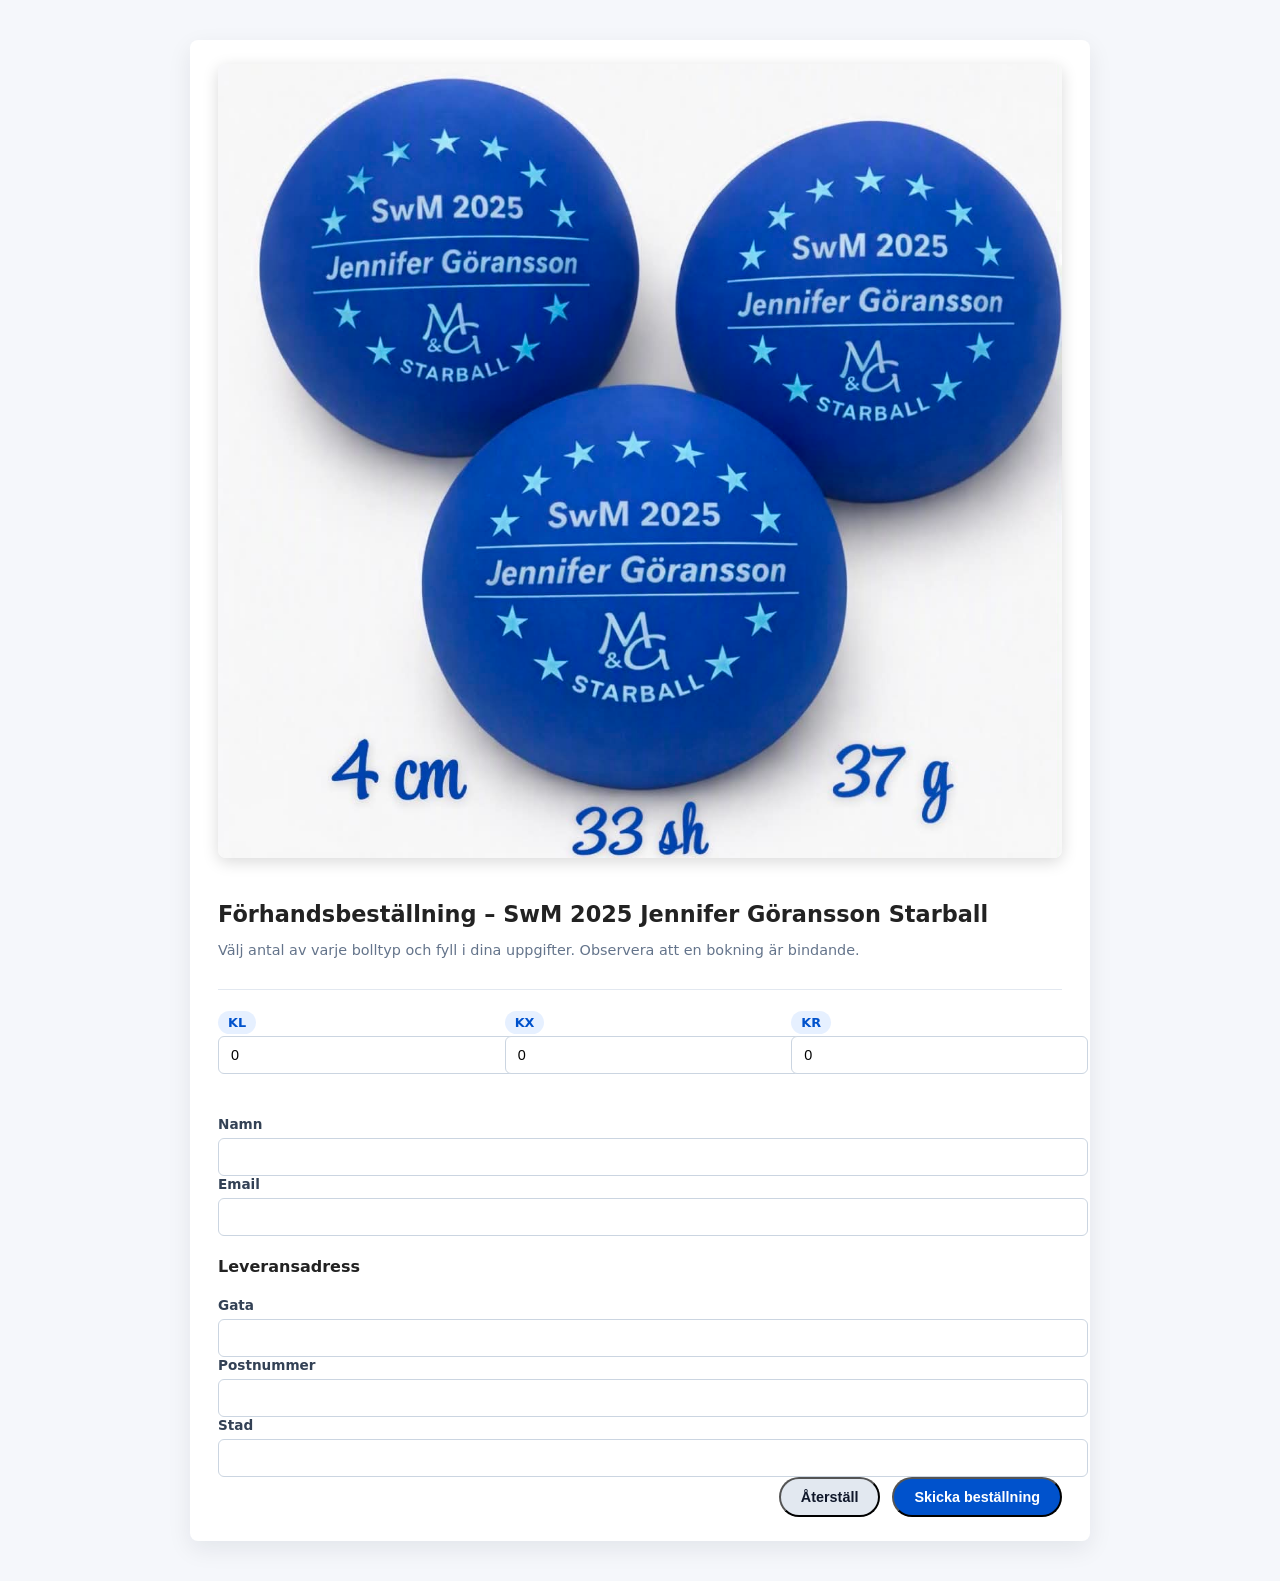
<file: frontend/index.html>
<!DOCTYPE html>
<html lang="sv">
<head>
    <meta charset="UTF-8">
    <title>Förhandsbeställning – SwM 2025 Starball</title>
    <meta name="viewport" content="width=device-width, initial-scale=1">
    <link rel="stylesheet" href="style.css">
</head>

<body>
<div class="page">
    <div class="card">
        
        <img src="boll.jpg" alt="Starball SwM 2025" class="product-image">
        
        <div class="header">
            <h1 class="header-title">Förhandsbeställning – SwM 2025 Jennifer Göransson Starball</h1>
            <p class="header-sub">Välj antal av varje bolltyp och fyll i dina uppgifter.
            Observera att en bokning är bindande. </p>
        </div>
        
        <form id="preorderForm">
            
            <div class="grid">
                <div class="field-group">
                    <label><span class="pill-label">KL</span></label>
                    <input type="number" id="kl" min="0" value="0">
                </div>
                
                <div class="field-group">
                    <label><span class="pill-label">KX</span></label>
                    <input type="number" id="kx" min="0" value="0">
                </div>
                
                <div class="field-group">
                    <label><span class="pill-label">KR</span></label>
                    <input type="number" id="kr" min="0" value="0">
                </div>
            </div>
            
            <div class="form-group">
                <label for="customerName">Namn</label>
                <input type="text" id="customerName" class="form-control" required>
            </div>
            
            <div class="form-group">
                <label for="customerEmail">Email</label>
                <input type="email" id="customerEmail" class="form-control" required>
            </div>
            
            <h4>Leveransadress</h4>
            
            <div class="form-group">
                <label for="street">Gata</label>
                <input type="text" id="street" class="form-control" required>
            </div>
            
            <div class="form-group">
                <label for="postalCode">Postnummer</label>
                <input type="text" id="postalCode" class="form-control" required>
            </div>
            
            <div class="form-group">
                <label for="city">Stad</label>
                <input type="text" id="city" class="form-control" required>
            </div>
            
            <div class="btn-row">
                <button type="button" class="btn-secondary" id="resetBtn">Återställ</button>
                <button type="submit" class="btn-primary" id="submitBtn">Skicka beställning</button>
            </div>
        </form>
        
        <div id="result"></div>
    </div>
</div>

<script src="app.js"></script>
</body>
</html>
</file>
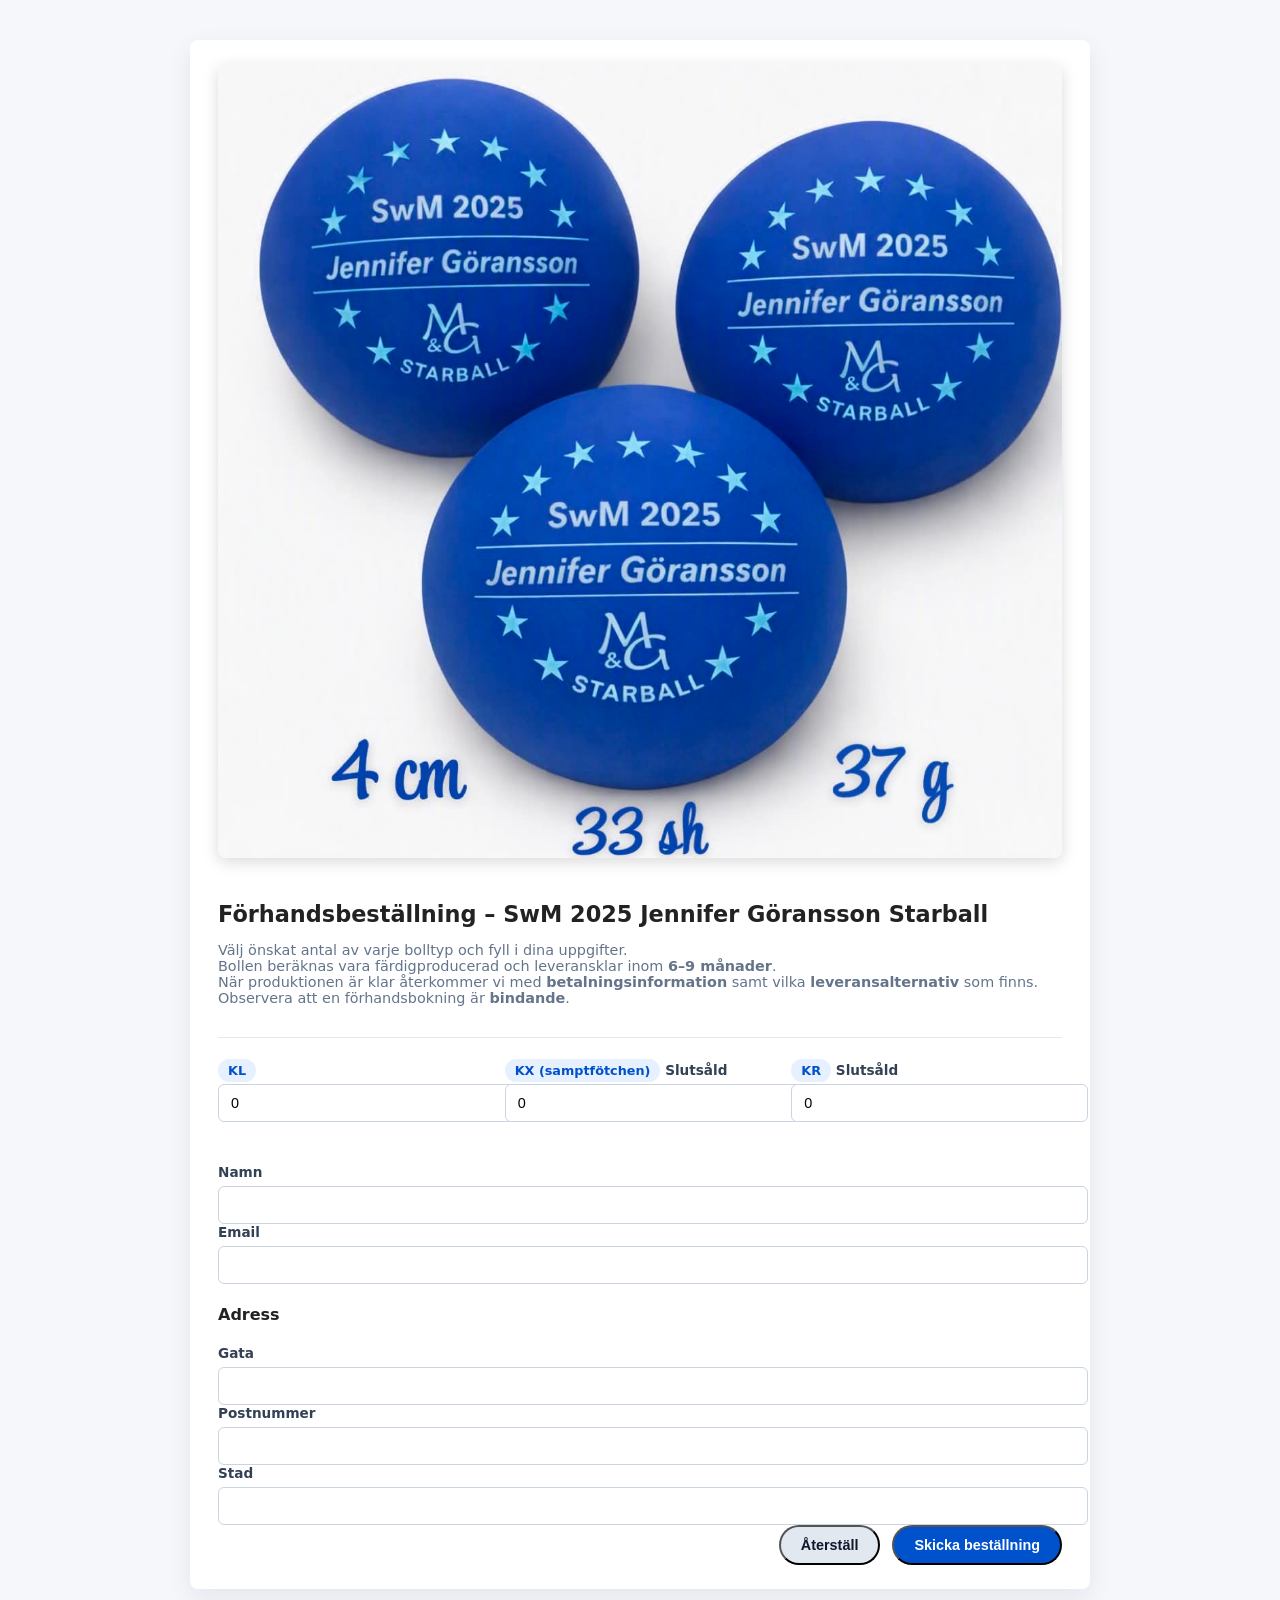
<file: src/main/resources/static/index.html>
<!DOCTYPE html>
<html lang="sv">
<head>
    <meta charset="UTF-8">
    <title>Förhandsbeställning – SwM 2025 Starball</title>
    <meta name="viewport" content="width=device-width, initial-scale=1">
    <link rel="stylesheet" href="style.css">
</head>

<body>
<div class="page">
    <div class="card">
        
        <img src="boll.jpg" alt="Starball SwM 2025" class="product-image">
        
        <div class="header">
            <h1 class="header-title">Förhandsbeställning – SwM 2025 Jennifer Göransson Starball</h1>
            <p class="header-sub">
                Välj önskat antal av varje bolltyp och fyll i dina uppgifter.<br>
                Bollen beräknas vara färdigproducerad och leveransklar inom <strong>6–9 månader</strong>.<br>
                När produktionen är klar återkommer vi med <strong>betalningsinformation</strong> samt vilka <strong>leveransalternativ</strong> som finns.<br>
                Observera att en förhandsbokning är <strong>bindande</strong>.
            </p>
        </div>
        
        
        <form id="preorderForm">
            
            <div class="grid">
                <div class="field-group">
                    <label><span class="pill-label">KL</span></label>
                    <input type="number" id="kl" min="0" value="0">
                </div>
                
                <div class="field-group">
                    <label>
                        <span class="pill-label">KX (samptfötchen)</span>
                        <span class="soldout">Slutsåld</span>
                    </label>
                    <input type="number" id="kx" min="0" value="0">
                </div>
                
                
                <div class="field-group">
                    <label><span class="pill-label">KR</span>
                        <span class="soldout">Slutsåld</span>
                    </label>
                    <input type="number" id="kr" min="0" value="0">
                </div>
            </div>
            
            <div class="form-group">
                <label for="customerName">Namn</label>
                <input type="text" id="customerName" class="form-control" required>
            </div>
            
            <div class="form-group">
                <label for="customerEmail">Email</label>
                <input type="email" id="customerEmail" class="form-control" required>
            </div>
            
            <h4>Adress</h4>
            
            <div class="form-group">
                <label for="street">Gata</label>
                <input type="text" id="street" class="form-control" required>
            </div>
            
            <div class="form-group">
                <label for="postalCode">Postnummer</label>
                <input type="text" id="postalCode" class="form-control" required>
            </div>
            
            <div class="form-group">
                <label for="city">Stad</label>
                <input type="text" id="city" class="form-control" required>
            </div>
            
            <div class="btn-row">
                <button type="button" class="btn-secondary" id="resetBtn">Återställ</button>
                <button type="submit" class="btn-primary" id="submitBtn">Skicka beställning</button>
            </div>
        </form>
        
        <div id="result"></div>
    </div>
</div>

<script src="app.js"></script>
</body>
</html>
</file>
<file: frontend/style.css>
:root {
    --primary: #0052cc;
    --primary-light: #e6f0ff;
    --danger: #d93025;
    --danger-light: #ffe5e5;
    --success: #1a7f37;
    --success-light: #e6ffe6;
    --border-radius: 8px;
}

body {
    margin: 0;
    padding: 0;
    font-family: system-ui, sans-serif;
    background: #f5f7fb;
    color: #222;
}

.page {
    max-width: 900px;
    margin: 40px auto;
    padding: 0 16px;
}

.card {
    background: #fff;
    border-radius: var(--border-radius);
    box-shadow: 0 8px 24px rgba(15, 23, 42, 0.08);
    padding: 24px 28px;
}

.product-image {
    width: 100%;
    border-radius: var(--border-radius);
    margin-bottom: 24px;
    box-shadow: 0 4px 16px rgba(0,0,0,0.15);
}

.header {
    margin-bottom: 24px;
    border-bottom: 1px solid #e2e8f0;
    padding-bottom: 16px;
}

.header-title {
    font-size: 1.4rem;
    font-weight: 600;
}

.header-sub {
    font-size: 0.9rem;
    color: #64748b;
}

.grid {
    display: grid;
    grid-template-columns: repeat(3, 1fr);
    gap: 16px;
    margin-bottom: 24px;
}

.field-group {
    margin-bottom: 18px;
}

label {
    font-size: 0.85rem;
    font-weight: 600;
    color: #334155;
    margin-bottom: 6px;
    display: block;
}

.pill-label {
    background: var(--primary-light);
    color: var(--primary);
    padding: 4px 10px;
    border-radius: 999px;
    font-size: 0.8rem;
    font-weight: 600;
}

input {
    width: 100%;
    padding: 10px 12px;
    border-radius: 6px;
    border: 1px solid #cbd5e1;
    font-size: 0.9rem;
}

input:focus {
    outline: none;
    border-color: var(--primary);
    box-shadow: 0 0 0 1px rgba(0, 82, 204, 0.25);
}

.btn-row {
    display: flex;
    justify-content: flex-end;
    gap: 12px;
}

button {
    border-radius: 999px;
    padding: 10px 20px;
    font-size: 0.9rem;
    font-weight: 600;
    cursor: pointer;
}

.btn-primary {
    background: var(--primary);
    color: #fff;
}

.btn-secondary {
    background: #e2e8f0;
    color: #0f172a;
}

.alert {
    border-radius: 6px;
    padding: 12px 14px;
    margin-top: 20px;
    font-size: 0.85rem;
}

.alert-error {
    background: var(--danger-light);
    border-left: 4px solid var(--danger);
    color: #7f1d1d;
}

.alert-success {
    background: var(--success-light);
    border-left: 4px solid var(--success);
    color: #14532d;
}

@media (max-width: 720px) {
    .grid {
        grid-template-columns: 1fr;
    }
}
</file>
<file: src/main/resources/static/style.css>
:root {
    --primary: #0052cc;
    --primary-light: #e6f0ff;
    --danger: #d93025;
    --danger-light: #ffe5e5;
    --success: #1a7f37;
    --success-light: #e6ffe6;
    --border-radius: 8px;
}

body {
    margin: 0;
    padding: 0;
    font-family: system-ui, sans-serif;
    background: #f5f7fb;
    color: #222;
}

.page {
    max-width: 900px;
    margin: 40px auto;
    padding: 0 16px;
}

.card {
    background: #fff;
    border-radius: var(--border-radius);
    box-shadow: 0 8px 24px rgba(15, 23, 42, 0.08);
    padding: 24px 28px;
}

.product-image {
    width: 100%;
    border-radius: var(--border-radius);
    margin-bottom: 24px;
    box-shadow: 0 4px 16px rgba(0,0,0,0.15);
}

.header {
    margin-bottom: 24px;
    border-bottom: 1px solid #e2e8f0;
    padding-bottom: 16px;
}

.header-title {
    font-size: 1.4rem;
    font-weight: 600;
}

.header-sub {
    font-size: 0.9rem;
    color: #64748b;
}

.grid {
    display: grid;
    grid-template-columns: repeat(3, 1fr);
    gap: 16px;
    margin-bottom: 24px;
}

.field-group {
    margin-bottom: 18px;
}

label {
    font-size: 0.85rem;
    font-weight: 600;
    color: #334155;
    margin-bottom: 6px;
    display: block;
}

.pill-label {
    background: var(--primary-light);
    color: var(--primary);
    padding: 4px 10px;
    border-radius: 999px;
    font-size: 0.8rem;
    font-weight: 600;
}

input {
    width: 100%;
    padding: 10px 12px;
    border-radius: 6px;
    border: 1px solid #cbd5e1;
    font-size: 0.9rem;
}

input:focus {
    outline: none;
    border-color: var(--primary);
    box-shadow: 0 0 0 1px rgba(0, 82, 204, 0.25);
}

.btn-row {
    display: flex;
    justify-content: flex-end;
    gap: 12px;
}

button {
    border-radius: 999px;
    padding: 10px 20px;
    font-size: 0.9rem;
    font-weight: 600;
    cursor: pointer;
}

.btn-primary {
    background: var(--primary);
    color: #fff;
}

.btn-secondary {
    background: #e2e8f0;
    color: #0f172a;
}

.alert {
    border-radius: 6px;
    padding: 12px 14px;
    margin-top: 20px;
    font-size: 0.85rem;
}

.alert-error {
    background: var(--danger-light);
    border-left: 4px solid var(--danger);
    color: #7f1d1d;
}

.alert-success {
    background: var(--success-light);
    border-left: 4px solid var(--success);
    color: #14532d;
}

@media (max-width: 720px) {
    .grid {
        grid-template-columns: 1fr;
    }
}
</file>
